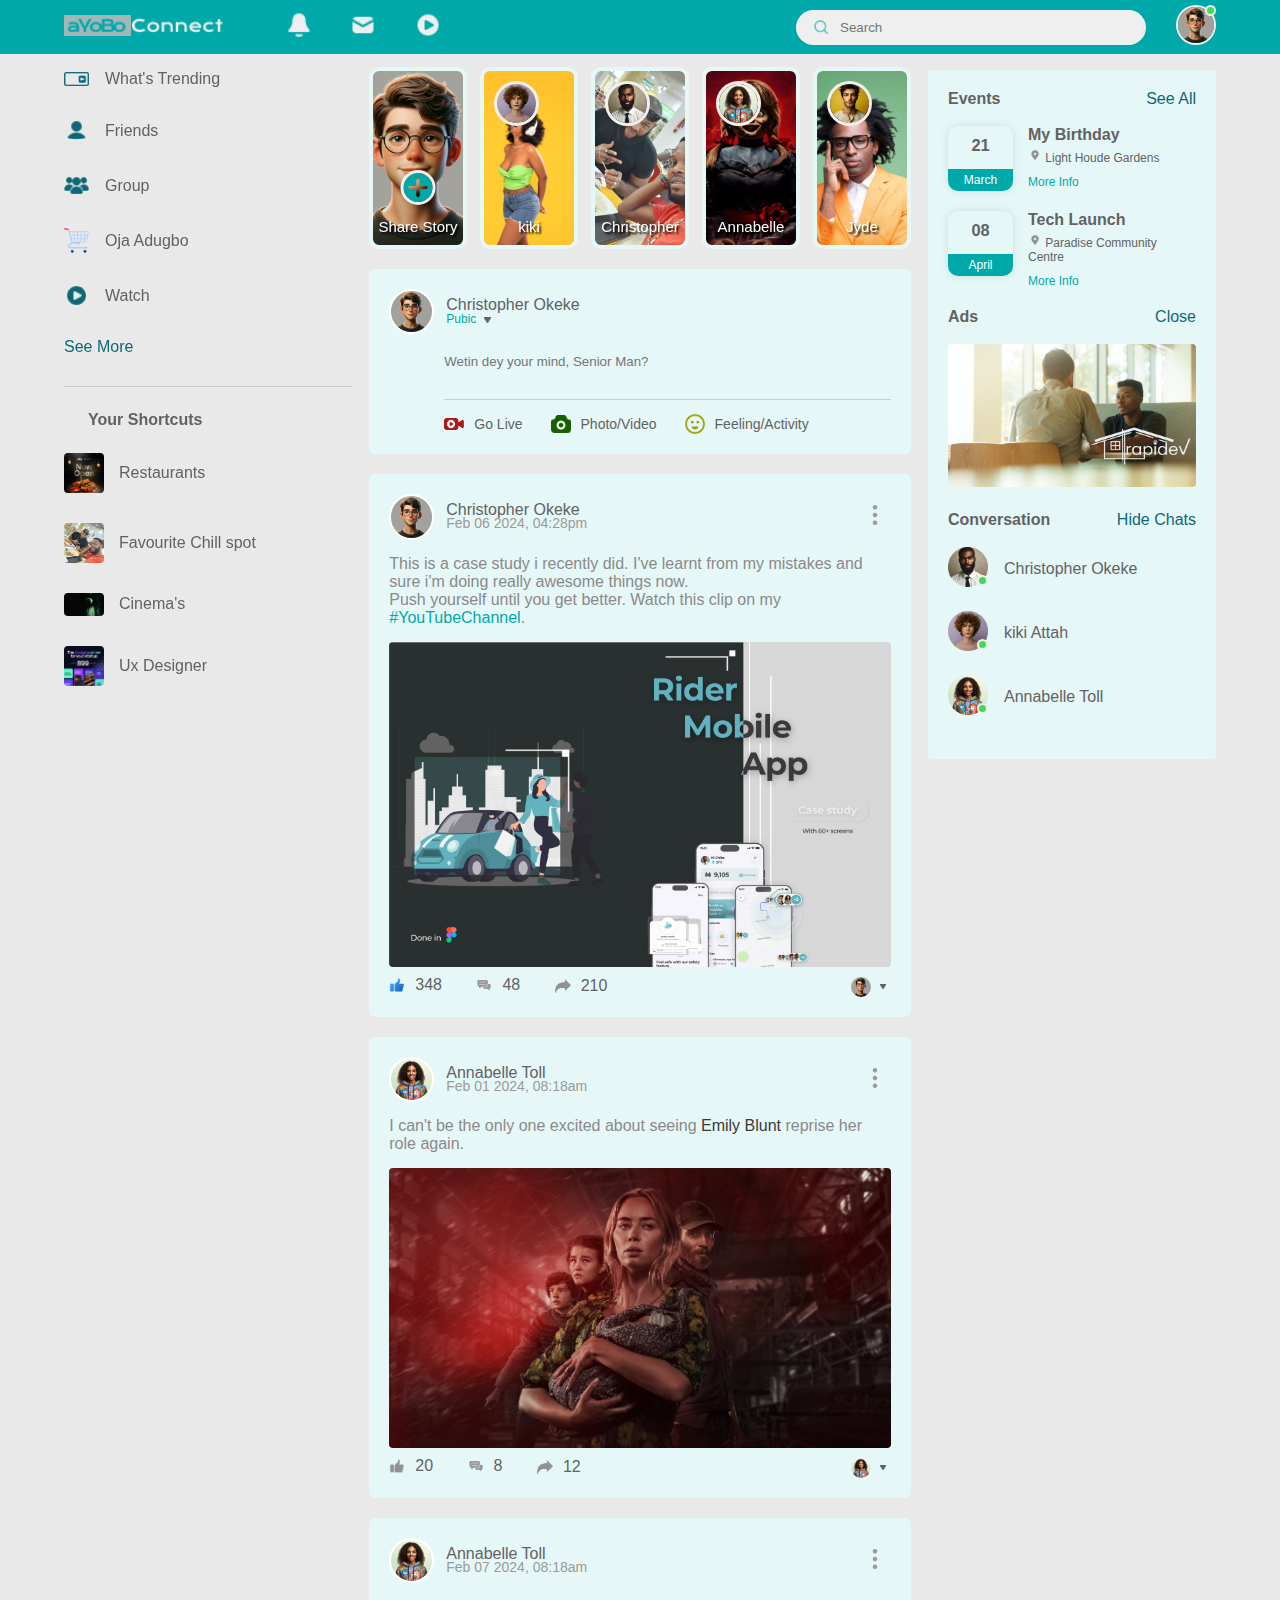
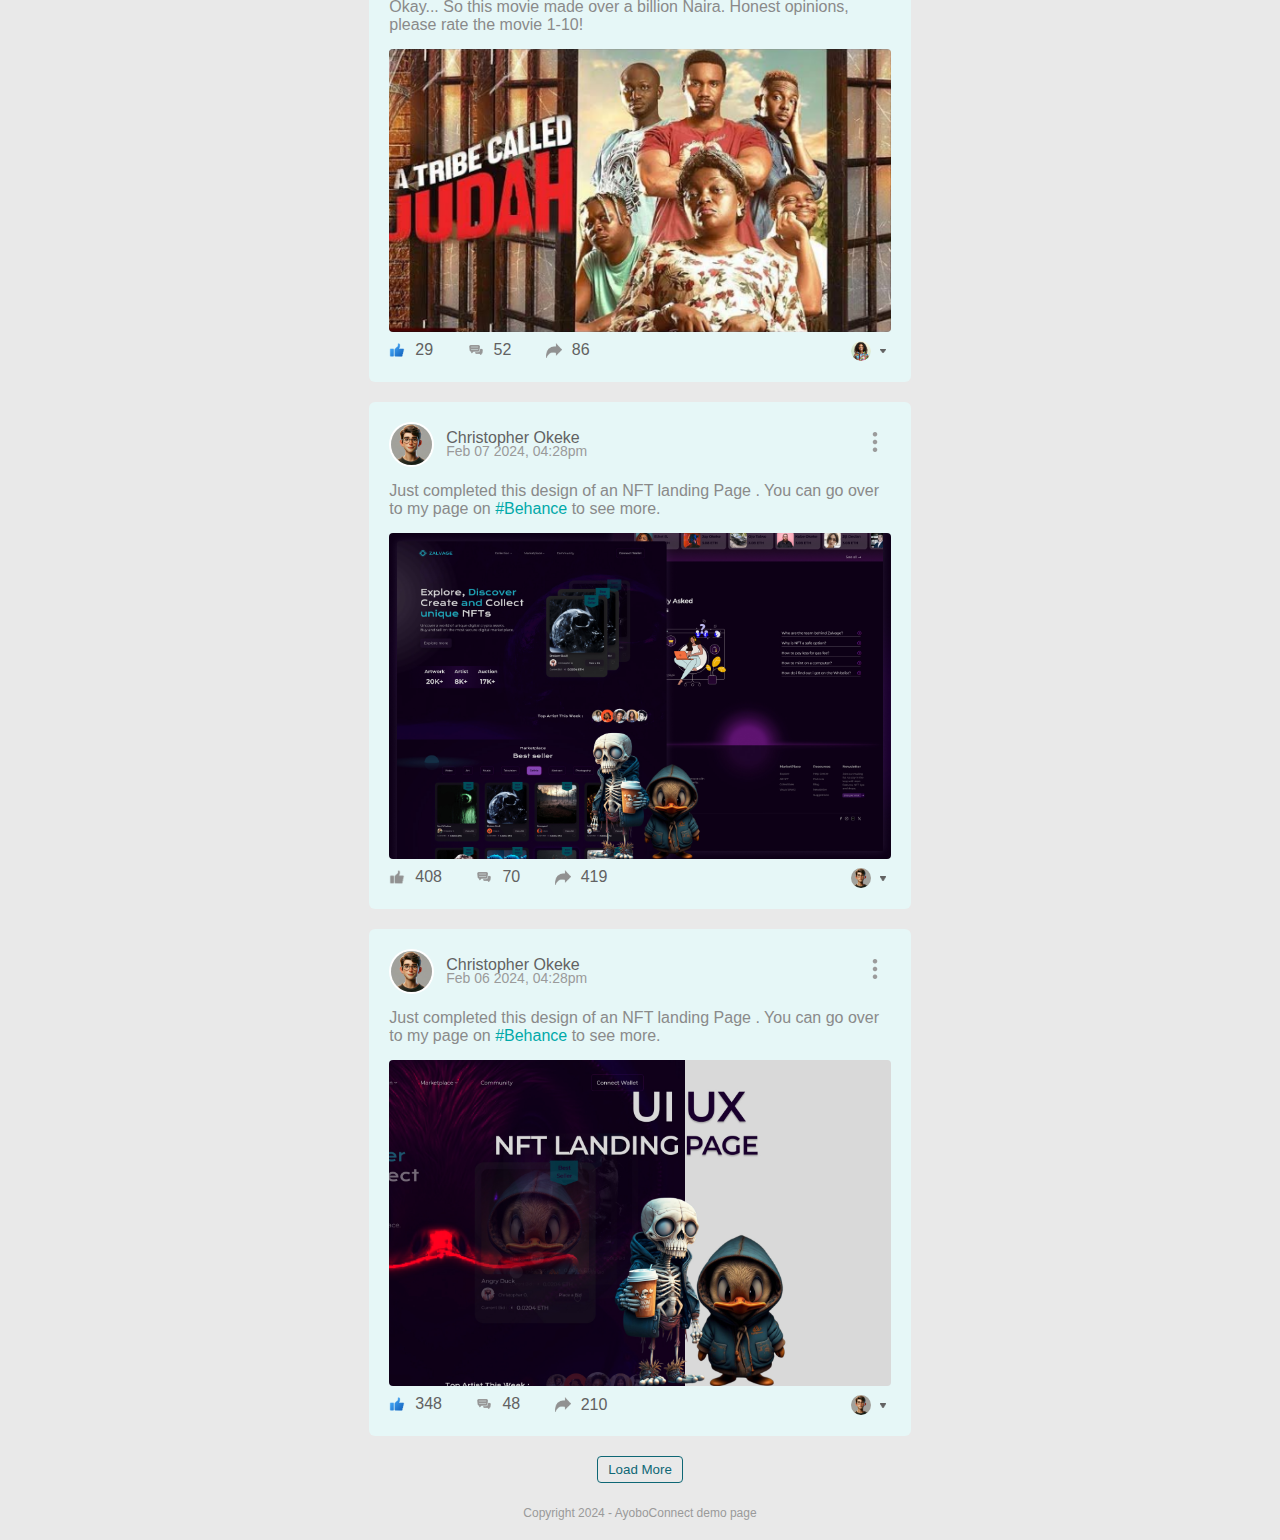
<file: index.html>
<!DOCTYPE html>
<html lang="en">
  <head>
    <meta charset="UTF-8" />
    <meta name="viewport" content="width=device-width, initial-scale=1.0" />
    <title>AyoboConnect</title>
    <link rel="stylesheet" href="styles.css" />
  </head>
  <body>
    <nav>
      <div class="nav-left">
        <a href="index.html">
          <img src="Images/Logo.png" class="logo" />
          </a>
        <ul>
          <li><img src="Images/Bell_fill.png" alt="" /></li>
          <li><img src="Images/Message_alt_fill.png" alt="" /></li>
          <li><img src="Images/Video_fill.png" alt="" /></li>
        </ul>
      </div>
      <div class="nav-right">
        <div class="search-box">
          <img src="Images/Search.png" />
          <input type="text" placeholder="Search" />
        </div>
        <div class="nav-user-icon online" onclick="settingsMenuToggle()">
          <img src="Images/Profile picture.png" />
        </div>
      </div>

      <!---settings menu---------->

      <div class="settings-menu">

        <div id="dark-btn">
            <span></span>
        </div>

        <div class="settings-menu-inner">
          <div class="user-profile">
            <img src="Images/Profile picture.png" style="border: 0" />
            <div>
              <p>Christopher Okeke</p>
              <a href="Profile.html">See your profile</a>
            </div>
          </div>
          <hr>
          <div class="user-profile">
            <img src="Images/Chat_alt_fill.png" style="border: 0" />
            <div>
              <p>Give Feedback</p>
              <a href="#">Help us get better</a>
            </div>
          </div>
          <hr>
          <div class="setting-links">
            <img src="Images/Setting_fill.png" class="settings-icon">
            <a href="#">Settings & Privacy <img src="Images/right.png" width="8px"></a>
          </div>
          <div class="setting-links">
            <img src="Images/Question_fill.png" class="settings-icon">
            <a href="#">Help & Support<img src="Images/right.png" width="8px"></a>
          </div>
          <div class="setting-links">
            <img src="Images/Moon_alt_fill.png" class="settings-icon">
            <a href="#">Display & Accessibiity <img src="Images/right.png" width="8px"></a>
          </div>
          <div class="setting-links">
            <img src="Images/Sign_out_squre_fill.png" class="settings-icon">
            <a href="#">Logout <img src="Images/right.png" width="8px"></a>
          </div>



        </div>
      </div>
    </nav>

    <div class="container">
      <!---left sidebar---------->
      <div class="left-sidebar">
        <div class="imp-links">
          <a href="#"><img src="Images/news.png" /> What's Trending</a>
          <a href="#"><img src="Images/User_fill.png" /> Friends</a>
          <a href="#"><img src="Images/Group.png" /> Group</a>
          <a href="#"
            ><img src="Images/shopping-cart (2) 1.png" /> Oja Adugbo</a
          >
          <a href="#"><img src="Images/Video.png" /> Watch</a>
          <a href="#">See More</a>
        </div>
        <div class="shortcut-links">
          <p>Your Shortcuts</p>
          <a href="#"><img src="Images/Restaurants.JPG" /> Restaurants</a>
          <a href="#"><img src="Images/Hangouts.jpg" /> Favourite Chill spot</a>
          <a href="#"><img src="Images/movies.jpg" /> Cinema's </a>
          <a href="#"><img src="Images/UiUx designer.JPG" /> Ux Designer</a>
        </div>
      </div>
      <!---main content--------->
      <div class="main-content">
        <div class="story-gallery">
          <div class="story story1">
            <img src="Images/Add_round_fill.png" />
            <p>Share Story</p>
          </div>
          <div class="story story2">
            <img src="Images/mem1.png" />
            <p>kiki</p>
          </div>
          <div class="story story3">
            <img src="Images/mem2.png" />
            <p>Christopher</p>
          </div>
          <div class="story story4">
            <img src="Images/mem3.png" />
            <p>Annabelle</p>
          </div>
          <div class="story story5">
            <img src="Images/fred.png" />
            <p>Jyde</p>
          </div>
        </div>

        <div class="write-post-container">
          <div class="user-profile">
            <img src="Images/Profile picture.png" />
            <div>
              <p>Christopher Okeke</p>
              <small
                >Pubic
                <img
                  src="Images/Arrow_drop_down_big.png"
                  style="
                    width: 7px;
                    border-radius: 0;
                    border: 0;
                    margin-left: 4px;
                  "
              /></small>
            </div>
          </div>

          <div class="post-input-container">
            <textarea
              placeholder="Wetin dey your mind, Senior Man?"
              rows="3"
            ></textarea>
            <div class="add-post-links">
              <a href="#"><img src="Images/live video.png" />Go Live</a>
              <a href="#"><img src="Images/camera.png" />Photo/Video</a>
              <a href="#"><img src="Images/smiley.png" />Feeling/Activity</a>
            </div>
          </div>
        </div>

        <div class="post-container">
          <div class="post-row">
            <div class="user-profile">
              <img src="Images/Profile picture.png" />
              <div>
                <p>Christopher Okeke</p>
                <span>Feb 06 2024, 04:28pm</span>
              </div>
            </div>
            <a href="#"
              ><img
                src="Images/menu 1.png"
                style="width: 32px; border-radius: 0; border: 0"
            /></a>
          </div>

          <p class="post-text">
            This is a case study i recently did. I've learnt from my mistakes
            and sure i'm doing really awesome things now. <br />Push yourself
            until you get better. Watch this clip on my
            <a href="#">#YouTubeChannel</a>.
          </p>
          <img src="Images/Cover page.jpg" class="post-img" />

          <div class="post-row">
            <div class="activity-icon">
              <div><img src="Images/like (1) 1.png" />348</div>
              <div><img src="Images/customer-support 1.png" />48</div>
              <div><img src="Images/share.png" />210</div>
            </div>
            <div class="post-profile-icon">
              <img src="Images/Profile picture.png" /><img
                src="Images/Arrow_drop_down_big.png"
                style="
                  width: 6px;
                  border-radius: 0;
                  border: 0;
                  margin-left: 4px;
                "
              />
            </div>
          </div>
        </div>

        <div class="post-container">
          <div class="post-row">
            <div class="user-profile">
              <img src="Images/mem3.png" />
              <div>
                <p>Annabelle Toll</p>
                <span>Feb 01 2024, 08:18am</span>
              </div>
            </div>
            <a href="#"
              ><img
                src="Images/menu 1.png"
                style="width: 32px; border-radius: 0; border: 0"
            /></a>
          </div>

          <p class="post-text">
            I can't be the only one excited about seeing
            <span>Emily Blunt</span> reprise her role again.
          </p>
          <img src="Images/movie 2.JPG" class="post-img" />

          <div class="post-row">
            <div class="activity-icon">
              <div><img src="Images/like (1) 2.png" />20</div>
              <div><img src="Images/customer-support 1.png" />8</div>
              <div><img src="Images/share.png" />12</div>
            </div>
            <div class="post-profile-icon">
              <img src="Images/mem3.png" /><img
                src="Images/Arrow_drop_down_big.png"
                style="
                  width: 6px;
                  border-radius: 0;
                  border: 0;
                  margin-left: 4px;
                "
              />
            </div>
          </div>
        </div>

        <div class="post-container">
          <div class="post-row">
            <div class="user-profile">
              <img src="Images/mem3.png" />
              <div>
                <p>Annabelle Toll</p>
                <span>Feb 07 2024, 08:18am</span>
              </div>
            </div>
            <a href="#"
              ><img
                src="Images/menu 1.png"
                style="width: 32px; border-radius: 0; border: 0"
            /></a>
          </div>

          <p class="post-text">
            Okay... So this movie made over a billion Naira. Honest opinions,
            please rate the movie 1-10!
          </p>
          <img src="Images/tribe.png" class="post-img" />

          <div class="post-row">
            <div class="activity-icon">
              <div><img src="Images/like (1) 1.png" />29</div>
              <div><img src="Images/customer-support 1.png" />52</div>
              <div><img src="Images/share.png" />86</div>
            </div>
            <div class="post-profile-icon">
              <img src="Images/mem3.png" /><img
                src="Images/Arrow_drop_down_big.png"
                style="
                  width: 6px;
                  border-radius: 0;
                  border: 0;
                  margin-left: 4px;
                "
              />
            </div>
          </div>
        </div>

        <div class="post-container">
          <div class="post-row">
            <div class="user-profile">
              <img src="Images/Profile picture.png" />
              <div>
                <p>Christopher Okeke</p>
                <span>Feb 07 2024, 04:28pm</span>
              </div>
            </div>
            <a href="#"
              ><img
                src="Images/menu 1.png"
                style="width: 32px; border-radius: 0; border: 0"
            /></a>
          </div>

          <p class="post-text">
            Just completed this design of an NFT landing Page . You can go over
            to my page on
            <a href="#">#Behance</a> to see more.
          </p>
          <img src="Images/nft.jpg" class="post-img" />

          <div class="post-row">
            <div class="activity-icon">
              <div><img src="Images/like (1) 2.png" />408</div>
              <div><img src="Images/customer-support 1.png" />70</div>
              <div><img src="Images/share.png" />419</div>
            </div>
            <div class="post-profile-icon">
              <img src="Images/Profile picture.png" /><img
                src="Images/Arrow_drop_down_big.png"
                style="
                  width: 6px;
                  border-radius: 0;
                  border: 0;
                  margin-left: 4px;
                "
              />
            </div>
          </div>
        </div>

        <div class="post-container">
          <div class="post-row">
            <div class="user-profile">
              <img src="Images/Profile picture.png" />
              <div>
                <p>Christopher Okeke</p>
                <span>Feb 06 2024, 04:28pm</span>
              </div>
            </div>
            <a href="#"
              ><img
                src="Images/menu 1.png"
                style="width: 32px; border-radius: 0; border: 0"
            /></a>
          </div>

          <p class="post-text">
            Just completed this design of an NFT landing Page . You can go over
            to my page on
            <a href="#">#Behance</a> to see more.
          </p>
          <img src="Images/imtro.jpg" class="post-img" />

          <div class="post-row">
            <div class="activity-icon">
              <div><img src="Images/like (1) 1.png" />348</div>
              <div><img src="Images/customer-support 1.png" />48</div>
              <div><img src="Images/share.png" />210</div>
            </div>
            <div class="post-profile-icon">
              <img src="Images/Profile picture.png" /><img
                src="Images/Arrow_drop_down_big.png"
                style="
                  width: 6px;
                  border-radius: 0;
                  border: 0;
                  margin-left: 4px;
                "
              />
            </div>
          </div>
        </div>

        <button type="button" class="load-more">Load More</button>
      </div>

      <!---right sidebar-------->
      <div class="right-sidebar">
        <div class="sidebar-title">
          <h4>Events</h4>
          <a href="#">See All</a>
        </div>

        <div class="event">
          <div class="left-event">
            <h3>21</h3>
            <span>March</span>
          </div>
          <div class="right-event">
            <h4>My Birthday</h4>
            <p><img src="Images/location 2.png" /> Light Houde Gardens</p>
            <a href="#">More Info</a>
          </div>
        </div>

        <div class="event">
          <div class="left-event">
            <h3>08</h3>
            <span>April</span>
          </div>
          <div class="right-event">
            <h4>Tech Launch</h4>
            <p><img src="Images/location 2.png" /> Paradise Community Centre</p>
            <a href="#">More Info</a>
          </div>
        </div>

        <div class="sidebar-title">
          <h4>Ads</h4>
          <a href="#">Close</a>
        </div>
        <img
          src="Images/rapidev.jpg"
          alt="rapidev consuting a client"
          class="sidebar-ads"
        />

        <div class="sidebar-title">
          <h4>Conversation</h4>
          <a href="#">Hide Chats</a>
        </div>

        <div class="online-list">
          <div class="online">
            <img src="Images/mem2.png" />
          </div>
          <p>Christopher Okeke</p>
        </div>
        <div class="online-list">
          <div class="online">
            <img src="Images/mem1.png" />
          </div>
          <p>kiki Attah</p>
        </div>
        <div class="online-list">
          <div class="online">
            <img src="Images/mem3.png" />
          </div>
          <p>Annabelle Toll</p>
        </div>
      </div>
    </div>

    <div class="footer">
      <p>Copyright 2024 - AyoboConnect demo page</p>
    </div>
    <script src="script.js"></script>
  </body>
</html>
</file>
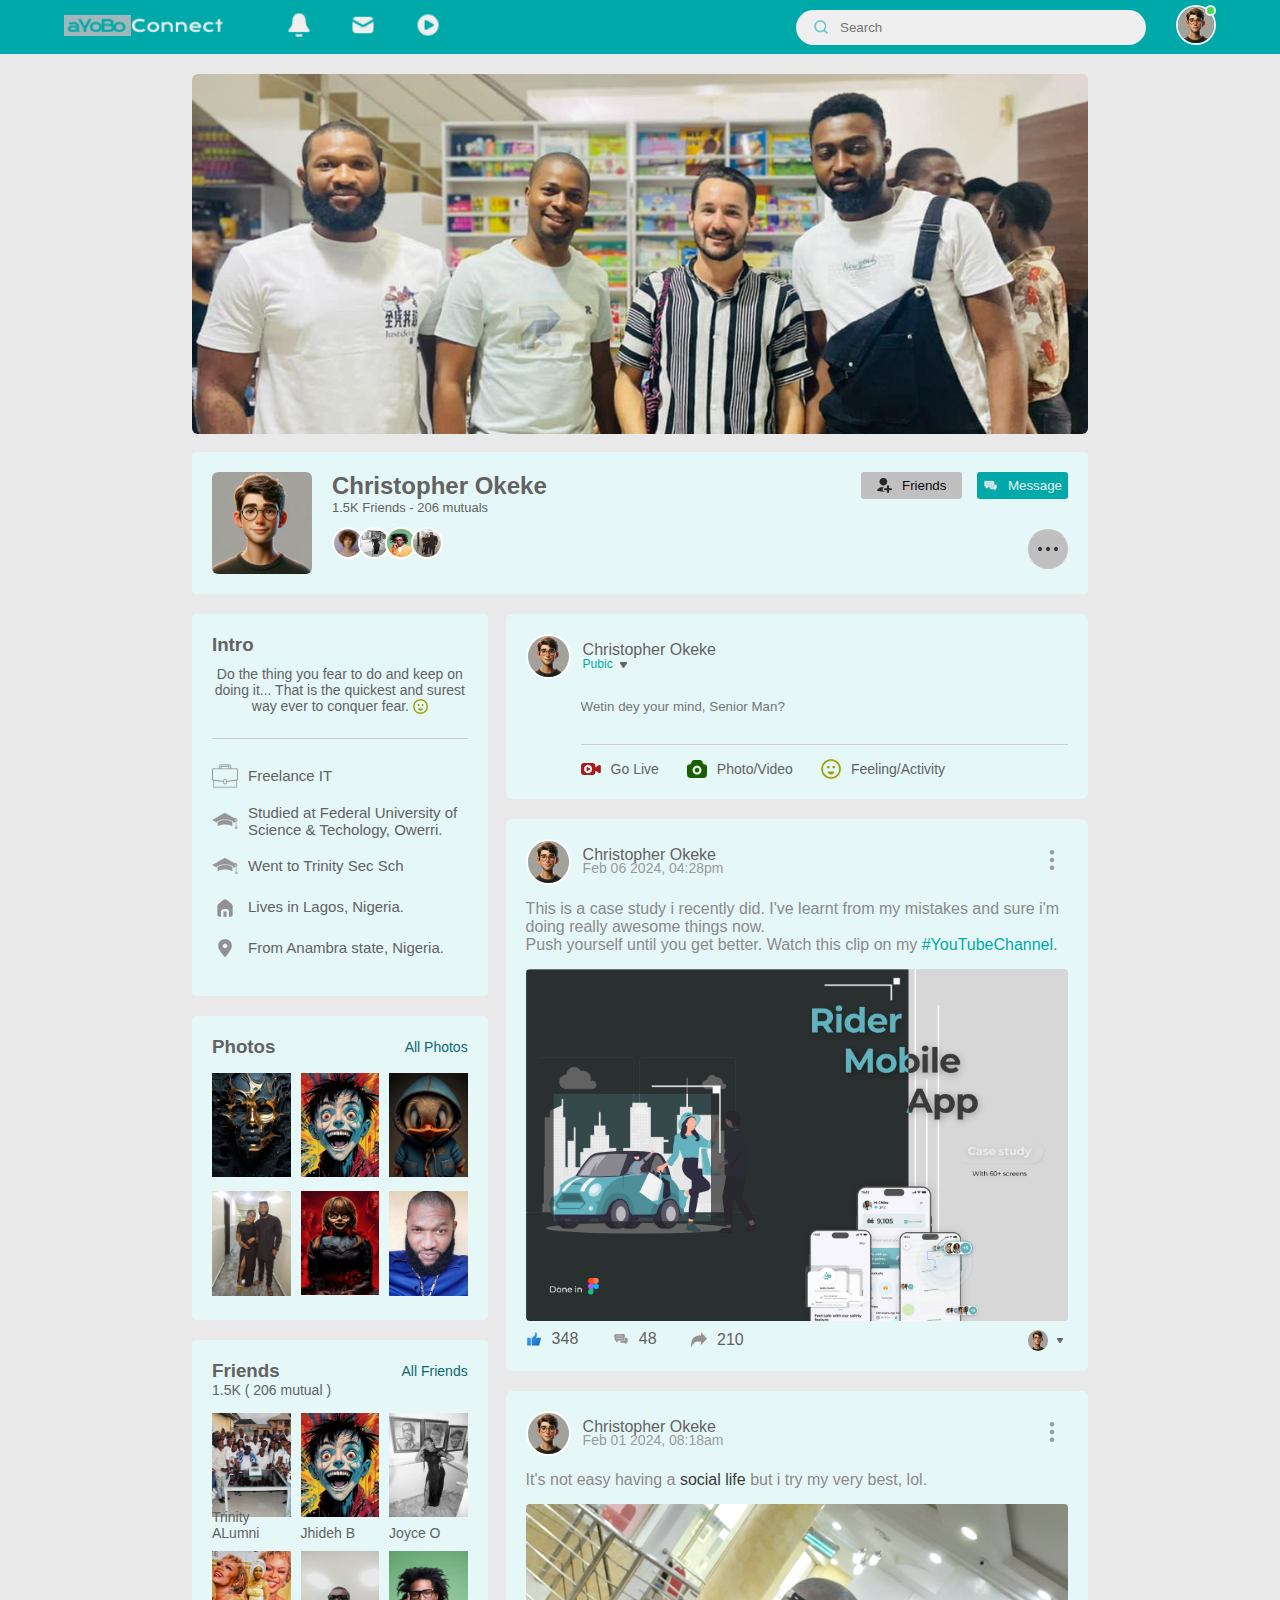
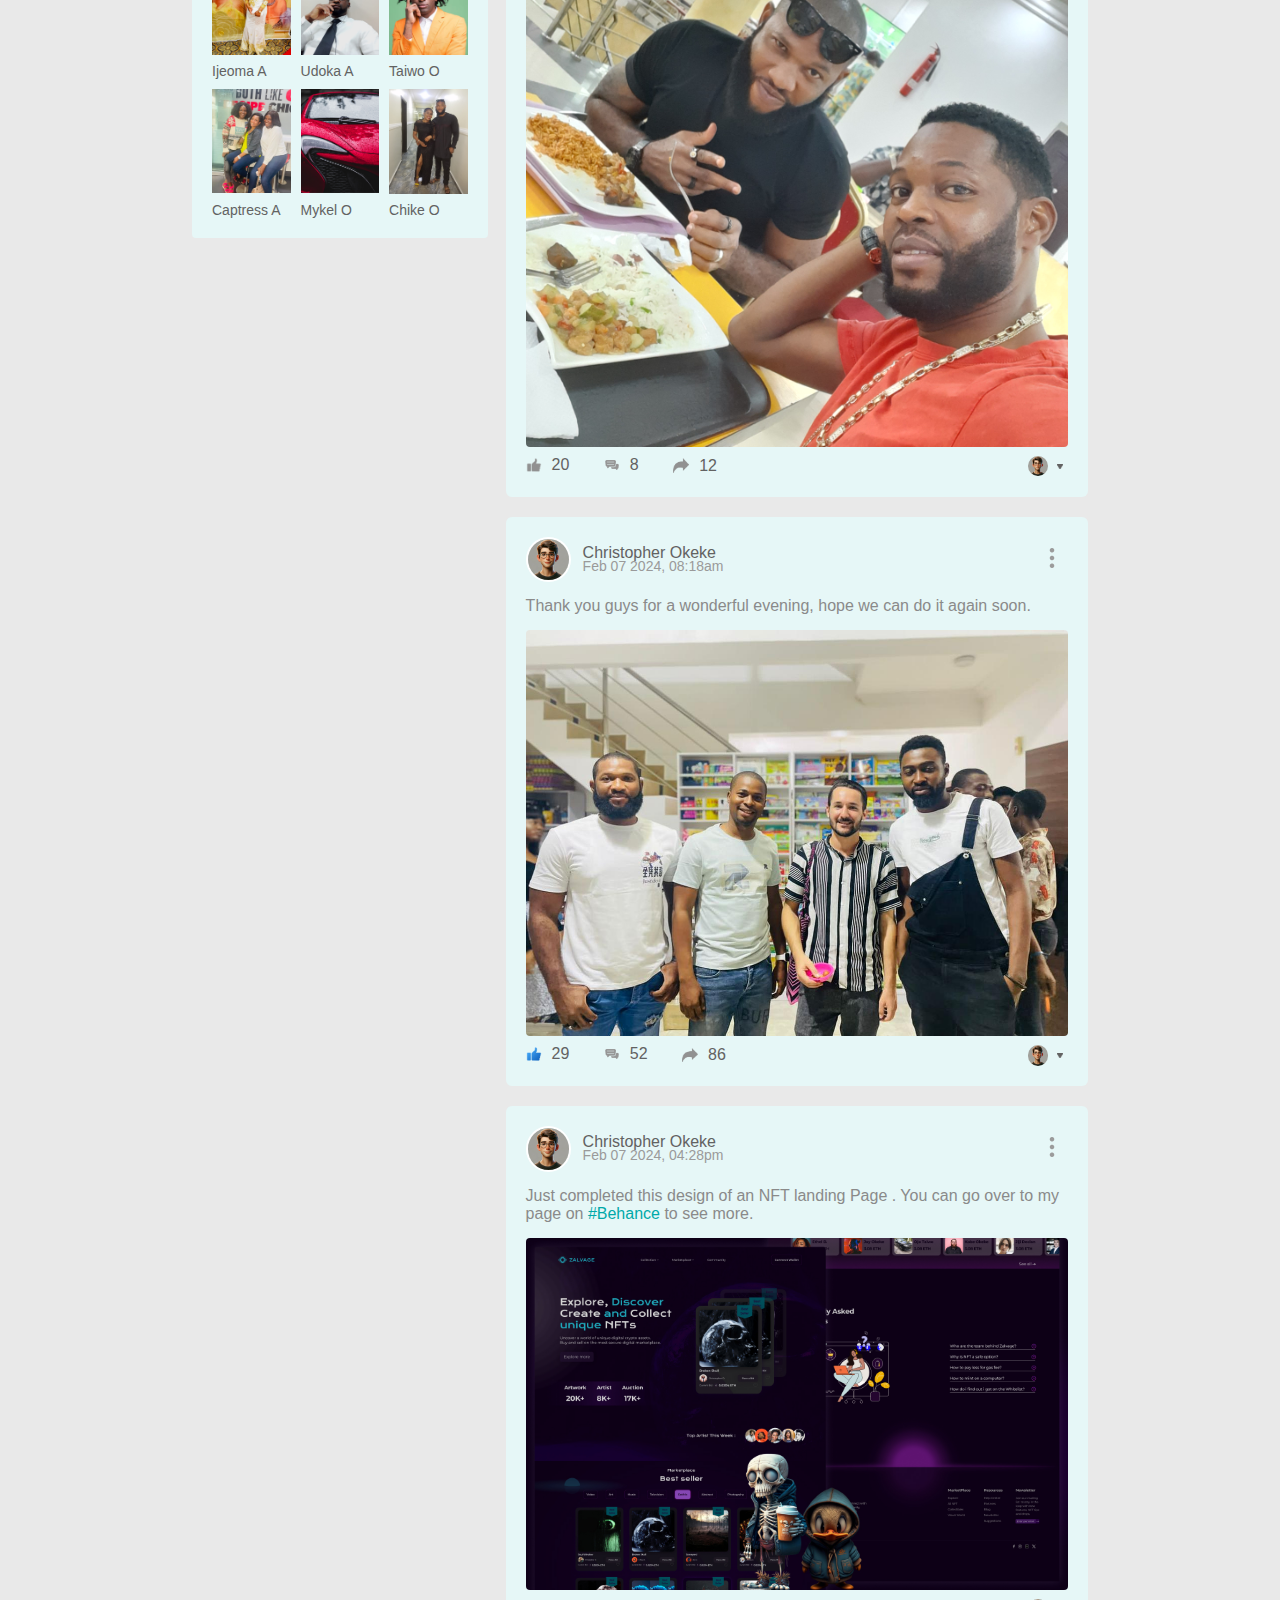
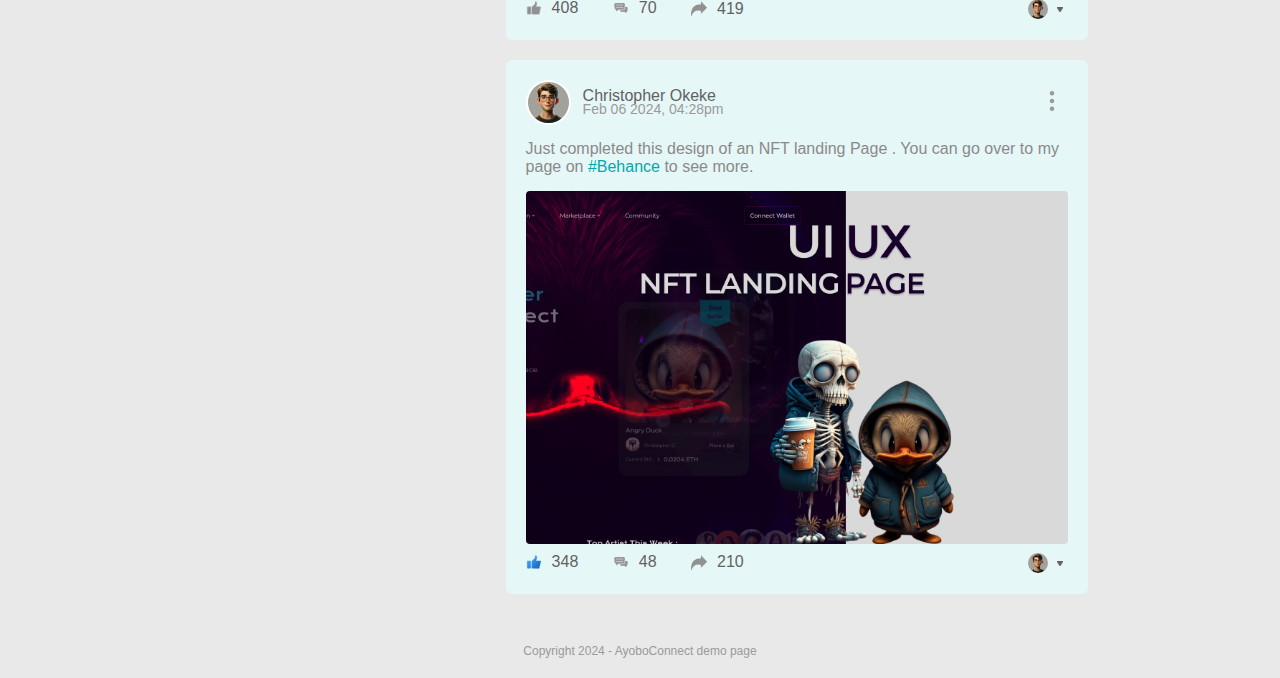
<file: Profile.html>
<!DOCTYPE html>
<html lang="en">
  <head>
    <meta charset="UTF-8" />
    <meta name="viewport" content="width=device-width, initial-scale=1.0" />
    <title>Profile page - AyoboConnect</title>
    <link rel="stylesheet" href="styles.css" />
  </head>
  <body>
    <nav>
      <div class="nav-left">
        <a href="index.html">
        <img src="Images/Logo.png" class="logo" />
        </a>
        <ul>
          <li><img src="Images/Bell_fill.png" alt="" /></li>
          <li><img src="Images/Message_alt_fill.png" alt="" /></li>
          <li><img src="Images/Video_fill.png" alt="" /></li>
        </ul>
      </div>
      <div class="nav-right">
        <div class="search-box">
          <img src="Images/Search.png" />
          <input type="text" placeholder="Search" />
        </div>
        <div class="nav-user-icon online" onclick="settingsMenuToggle()">
          <img src="Images/Profile picture.png" />
        </div>
      </div>

      <!---settings menu---------->

      <div class="settings-menu">
        <div id="dark-btn">
          <span></span>
        </div>

        <div class="settings-menu-inner">
          <div class="user-profile">
            <img src="Images/Profile picture.png" style="border: 0" />
            <div>
              <p>Christopher Okeke</p>
              <a href="Profile.html">See your profile</a>
            </div>
          </div>
          <hr />
          <div class="user-profile">
            <img src="Images/Chat_alt_fill.png" style="border: 0" />
            <div>
              <p>Give Feedback</p>
              <a href="#">Help us get better</a>
            </div>
          </div>
          <hr />
          <div class="setting-links">
            <img src="Images/Setting_fill.png" class="settings-icon" />
            <a href="#"
              >Settings & Privacy <img src="Images/right.png" width="8px"
            /></a>
          </div>
          <div class="setting-links">
            <img src="Images/Question_fill.png" class="settings-icon" />
            <a href="#"
              >Help & Support<img src="Images/right.png" width="8px"
            /></a>
          </div>
          <div class="setting-links">
            <img src="Images/Moon_alt_fill.png" class="settings-icon" />
            <a href="#"
              >Display & Accessibiity <img src="Images/right.png" width="8px"
            /></a>
          </div>
          <div class="setting-links">
            <img src="Images/Sign_out_squre_fill.png" class="settings-icon" />
            <a href="#">Logout <img src="Images/right.png" width="8px" /></a>
          </div>
        </div>
      </div>
    </nav>

    <!----------Profile page--------->

    <div class="profile-container">
      <img src="Images/NAHN6320.JPG" alt="cover image" class="cover-image" />
      <div class="profile-details">
        <div class="pd-left">
          <div class="pd-row">
            <img src="Images/Profile picture.png" class="pd-image" />
            <div>
              <h3>Christopher Okeke</h3>
              <p>1.5K Friends - 206 mutuals</p>
              <img src="Images/mem1.png" />
              <img src="Images/SDYI1379.png" />
              <img src="Images/mykel.png" />
              <img src="Images/VJST9503.png" />
            </div>
          </div>
        </div>

        <div class="pd-right">
          <button type="button">
            <img src="Images/Add people.png" />Friends
          </button>
          <button type="button">
            <img src="Images/customer-support 2.png" />Message
          </button>
          <br />
          <a href="#"><img src="Images/more.png" /></a>
        </div>
      </div>

      <div class="profile-info">
        <div class="info-col">
          <div class="profile-intro">
            <h3>Intro</h3>
            <p class="intro-text">
              Do the thing you fear to do and keep on doing it... That is the
              quickest and surest way ever to conquer fear.
              <img src="Images/smiley.png" />
            </p>
            <hr />
            <ul>
              <li><img src="Images/work.png" />Freelance IT</li>
              <li>
                <img src="Images/graduate.png" />Studied at Federal University
                of Science & Techology, Owerri.
              </li>
              <li><img src="Images/graduate.png" />Went to Trinity Sec Sch</li>
              <li><img src="Images/home.png" />Lives in Lagos, Nigeria.</li>
              <li>
                <img src="Images/location 2.png" />From Anambra state, Nigeria.
              </li>
            </ul>
          </div>

          <div class="profile-intro">
            <div class="title-box">
                <h3>Photos</h3>
                <a href="">All Photos</a>
            </div>

            <div class="photo-box">
                <div><img src="Images/IMG_8348.png"></div>
                <div><img src="Images/IMG_8346.png"></div>
                <div><img src="Images/20230202_124533 1.png"></div>
                <div><img src="Images/VJST9503.png"></div>
                <div><img src="Images/ann.png"></div>
                <div><img src="Images/chyko 1.png"></div>
            </div>
          </div>

          <div class="profile-intro">
            <div class="title-box">
                <h3>Friends</h3>
                <a href="">All Friends</a>
            </div>
            <p>1.5K ( 206 mutual )</p>
            <div class="friends-box">
                <div><img src="Images/IMG_8074.png"> <p>Trinity ALumni</p></div>
                <div><img src="Images/IMG_8346.png"> <p>Jhideh B</p></div>
                <div><img src="Images/SDYI1379.png"> <p>Joyce O</p></div>
                <div><img src="Images/VBNXE9103.png"> <p>Ijeoma A</p></div>
                <div><img src="Images/WECE3769.png"> <p>Udoka A</p></div>
                <div><img src="Images/mykel.png"> <p>Taiwo O</p></div>
                <div><img src="Images/ETZR8156.png"> <p>Captress A</p></div>
                <div><img src="Images/unsplash_wn1MXSuycIc 1.png"> <p>Mykel O</p></div>
                <div><img src="Images/VJST9503.png"> <p>Chike O</p></div>
            </div>
          </div>

        </div>

        <div class="post-col">
          <div class="write-post-container">
            <div class="user-profile">
              <img src="Images/Profile picture.png" />
              <div>
                <p>Christopher Okeke</p>
                <small
                  >Pubic
                  <img
                    src="Images/Arrow_drop_down_big.png"
                    style="
                      width: 7px;
                      border-radius: 0;
                      border: 0;
                      margin-left: 4px;
                    "
                /></small>
              </div>
            </div>

            <div class="post-input-container">
              <textarea
                placeholder="Wetin dey your mind, Senior Man?"
                rows="3"
              ></textarea>
              <div class="add-post-links">
                <a href="#"><img src="Images/live video.png" />Go Live</a>
                <a href="#"><img src="Images/camera.png" />Photo/Video</a>
                <a href="#"><img src="Images/smiley.png" />Feeling/Activity</a>
              </div>
            </div>
          </div>
          <div class="post-container">
            <div class="post-row">
              <div class="user-profile">
                <img src="Images/Profile picture.png" />
                <div>
                  <p>Christopher Okeke</p>
                  <span>Feb 06 2024, 04:28pm</span>
                </div>
              </div>
              <a href="#"
                ><img
                  src="Images/menu 1.png"
                  style="width: 32px; border-radius: 0; border: 0"
              /></a>
            </div>

            <p class="post-text">
              This is a case study i recently did. I've learnt from my mistakes
              and sure i'm doing really awesome things now. <br />Push yourself
              until you get better. Watch this clip on my
              <a href="#">#YouTubeChannel</a>.
            </p>
            <img src="Images/Cover page.jpg" class="post-img" />

            <div class="post-row">
              <div class="activity-icon">
                <div><img src="Images/like (1) 1.png" />348</div>
                <div><img src="Images/customer-support 1.png" />48</div>
                <div><img src="Images/share.png" />210</div>
              </div>
              <div class="post-profile-icon">
                <img src="Images/Profile picture.png" /><img
                  src="Images/Arrow_drop_down_big.png"
                  style="
                    width: 6px;
                    border-radius: 0;
                    border: 0;
                    margin-left: 4px;
                  "
                />
              </div>
            </div>
          </div>

          <div class="post-container">
            <div class="post-row">
              <div class="user-profile">
                <img src="Images/Profile picture.png" />
                <div>
                  <p>Christopher Okeke</p>
                  <span>Feb 01 2024, 08:18am</span>
                </div>
              </div>
              <a href="#"
                ><img
                  src="Images/menu 1.png"
                  style="width: 32px; border-radius: 0; border: 0"
              /></a>
            </div>

            <p class="post-text">
              It's not easy having a
              <span>social life</span> but i try my very best, lol.
            </p>
            <img src="Images/cabasa.jpg" class="post-img" />

            <div class="post-row">
              <div class="activity-icon">
                <div><img src="Images/like (1) 2.png" />20</div>
                <div><img src="Images/customer-support 1.png" />8</div>
                <div><img src="Images/share.png" />12</div>
              </div>
              <div class="post-profile-icon">
                <img src="Images/Profile picture.png" /><img
                  src="Images/Arrow_drop_down_big.png"
                  style="
                    width: 6px;
                    border-radius: 0;
                    border: 0;
                    margin-left: 4px;
                  "
                />
              </div>
            </div>
          </div>

          <div class="post-container">
            <div class="post-row">
              <div class="user-profile">
                <img src="Images/Profile picture.png" />
                <div>
                  <p>Christopher Okeke</p>
                  <span>Feb 07 2024, 08:18am</span>
                </div>
              </div>
              <a href="#"
                ><img
                  src="Images/menu 1.png"
                  style="width: 32px; border-radius: 0; border: 0"
              /></a>
            </div>

            <p class="post-text">
              Thank you guys for a wonderful evening, hope we can do it again
              soon.
            </p>
            <img src="Images/NAHN6320.JPG" class="post-img" />

            <div class="post-row">
              <div class="activity-icon">
                <div><img src="Images/like (1) 1.png" />29</div>
                <div><img src="Images/customer-support 1.png" />52</div>
                <div><img src="Images/share.png" />86</div>
              </div>
              <div class="post-profile-icon">
                <img src="Images/Profile picture.png" /><img
                  src="Images/Arrow_drop_down_big.png"
                  style="
                    width: 6px;
                    border-radius: 0;
                    border: 0;
                    margin-left: 4px;
                  "
                />
              </div>
            </div>
          </div>

          <div class="post-container">
            <div class="post-row">
              <div class="user-profile">
                <img src="Images/Profile picture.png" />
                <div>
                  <p>Christopher Okeke</p>
                  <span>Feb 07 2024, 04:28pm</span>
                </div>
              </div>
              <a href="#"
                ><img
                  src="Images/menu 1.png"
                  style="width: 32px; border-radius: 0; border: 0"
              /></a>
            </div>

            <p class="post-text">
              Just completed this design of an NFT landing Page . You can go
              over to my page on
              <a href="#">#Behance</a> to see more.
            </p>
            <img src="Images/nft.jpg" class="post-img" />

            <div class="post-row">
              <div class="activity-icon">
                <div><img src="Images/like (1) 2.png" />408</div>
                <div><img src="Images/customer-support 1.png" />70</div>
                <div><img src="Images/share.png" />419</div>
              </div>
              <div class="post-profile-icon">
                <img src="Images/Profile picture.png" /><img
                  src="Images/Arrow_drop_down_big.png"
                  style="
                    width: 6px;
                    border-radius: 0;
                    border: 0;
                    margin-left: 4px;
                  "
                />
              </div>
            </div>
          </div>

          <div class="post-container">
            <div class="post-row">
              <div class="user-profile">
                <img src="Images/Profile picture.png" />
                <div>
                  <p>Christopher Okeke</p>
                  <span>Feb 06 2024, 04:28pm</span>
                </div>
              </div>
              <a href="#"
                ><img
                  src="Images/menu 1.png"
                  style="width: 32px; border-radius: 0; border: 0"
              /></a>
            </div>

            <p class="post-text">
              Just completed this design of an NFT landing Page . You can go
              over to my page on
              <a href="#">#Behance</a> to see more.
            </p>
            <img src="Images/imtro.jpg" class="post-img" />

            <div class="post-row">
              <div class="activity-icon">
                <div><img src="Images/like (1) 1.png" />348</div>
                <div><img src="Images/customer-support 1.png" />48</div>
                <div><img src="Images/share.png" />210</div>
              </div>
              <div class="post-profile-icon">
                <img src="Images/Profile picture.png" /><img
                  src="Images/Arrow_drop_down_big.png"
                  style="
                    width: 6px;
                    border-radius: 0;
                    border: 0;
                    margin-left: 4px;
                  "
                />
              </div>
            </div>
          </div>
        </div>
      </div>
    </div>

    <div class="footer">
      <p>Copyright 2024 - AyoboConnect demo page</p>
    </div>
    <script src="script.js"></script>
  </body>
</html>
</file>
<file: styles.css>
*{
    margin: 0;
    padding: 0;
    font-family: 'poppins', sans-serif;
    box-sizing: border-box;
    scroll-behavior: smooth;
}

:root{
    --body-color: #e9e9e9;
    --nav-color: #00a9a9;
    --bg-color: #E6F7F7;
}

.dark-theme{
    --body-color: #333333;
    --nav-color: #1a1a1a;
    --bg-color: #1a1a1a;
}



body{
    background-color: var(--body-color);
}

nav{
    display: flex;
    align-items: center;
    justify-content: space-between;
    background-color: var(--nav-color);
    padding: 5px 5%;
    position: sticky;
    top: 0;
    z-index: 100;
}

.logo{
    width: 160px;
    margin-right: 45px;
}
.nav-left, .nav-right{
    display: flex;
    align-items: center;
}
.nav-left ul li{
    list-style: none;
    display: inline;
    cursor: pointer;
}
.nav-left ul li img{
    width: 28px;
    margin: 0 16px;
}

.nav-user-icon img{
    width: 40px;
    border-radius: 50%;
    cursor: pointer;
    border: 2px solid #efefef;
}

.nav-user-icon{
    margin-left: 30px;
}

.search-box{
    background: #efefef;
    width: 350px;
    border-radius: 20px;
    align-items: center;
    padding: 0 16px;
    display: flex;
}
.search-box img{
    width: 18px;
}
.search-box input{
    width: 100%;
    background: transparent;
    padding: 10px;
    outline: none;
    border: 0;
    color: #00a9a9;
}
.online{
    position: relative;
}

.online::after{
    content: '';
    width: 7px;
    height: 7px;
    border: 2px solid #efefef;
    border-radius: 50%;
    background: #41db51;
    position: absolute;
    top: 0;
    right: 0;
}

.container{
    display: flex;
    justify-content: space-between;
    padding: 13px 5%;
}
.left-sidebar{
    flex-basis: 25%;
    position: sticky;
    top: 70px;
    align-self: flex-start;
}
.right-sidebar{
    flex-basis: 25%;
    position: sticky;
    top: 70px;
    align-self: flex-start;
    background: var(--bg-color);
    padding: 20px;
    border-radius: 4px;
    color: #626262;
}
.main-content{
    flex-basis: 47%;
}
.imp-links a:hover{
    color: #00a9a9;
}
.imp-links a, .shortcut-links a{
    text-decoration: none;
    display: flex;
    align-items: center;
    margin-bottom: 30px;
    width: fit-content;
    color: #626262;
}
.imp-links a img{
    width: 25px;
    margin-right: 16px;

}
.imp-links a:last-child{
    color: #0E6775;
}
.imp-links{
        border-bottom: 1px solid #ccc;
}
.shortcut-links a img {
    width: 40px;
    border-radius: 4px;
    margin-right: 15px;
}
.shortcut-links p{
    margin: 24px ;
    color: #626262;
    font-weight: 600;
}
.sidebar-title{
    display: flex;
    align-items: center;
    justify-content: space-between;
    margin-bottom: 18px;
}

.sidebar-title a:hover{
    color: #00a9a9;
    font-weight: 500;
}

.right-sidebar h4{
    font-weight: 600;
    font-size: 16px;
}
.sidebar-title a{
    text-decoration: none;
    color: #0E6775;
    font-size: 16px;
}
.event{
    display: flex;
    font-size: 14px;
    margin-bottom: 20px;
}
.left-event{
    border-radius: 10px;
    height: 65px;
    width: 65px;
    margin-right: 15px;
    padding-top: 10px;
    text-align: center;
    position: relative;
    overflow: hidden;
    box-shadow: 0 0 10px rgba(0, 0, 0, 0.1);
}
.event p{
    font-size: 12px;
    padding-top: 4px;
    padding-bottom: 8px;
}
.event a{
    text-decoration: none;
    color: #00a9a9;
    font-size: 12px;
}
.event a:hover{
    color: #002525;
}
.left-event span{
    position: absolute;
    bottom: 0;
    left: 0;
    width: 100%;
    background-color: #00a9a9;
    color: #fcfcfc;
    font-size: 12px;
    padding: 4px 0;
}
.event img{
    width: 14px;
}
.sidebar-ads{
    width: 100%;
    margin-bottom: 20px;
    border-radius: 4px;
}
.online-list{
    display: flex;
    align-items: center;
    margin-bottom: 20px;
}
.online-list .online img{
    width: 40px;
}
.online-list .online{
    width: 40px;
    margin-right: 16px;
}
.online-list .online::after{
    top: unset;
    bottom: 5px;
}
.story-gallery{
    display: flex;
    justify-content: space-between;
    margin-bottom: 20px;
}
.story{
    flex-basis: 18%;
    padding-top: 32%;
    position: relative;
    background-image: url(Images/Profile\ picture.png);
    background-position: center;
    background-size: cover;
    border-radius: 10px;
    border: 4px solid #E6F7F7;
} 
.story img{
    position: absolute;
    width: 45px;
    border-radius: 50%;
    top: 10px;
    left: 10px;
    border: 3px solid #efefef;
}
.story p{
    position: absolute;
    bottom: 10px;
    width: 100%;
    text-align: center;
    text-shadow: 2px 2px 2px #000;
    color: #fcfcfc;
    font-size: 15px;
}
.story2{
    background-image: url(Images/Lisa.jpg);
}
.story3{
    background-image: url(Images/Hangouts.jpg);
}
.story4{
    background-image: url(Images/ann.png);
}
.story5{
    background-image: url(Images/mykel.png);
}
.story.story1 img{
    top: unset;
    left: 50%;
    bottom: 40px;
    transform: translateX(-50%);
    width: 35px;
}
.write-post-container{
    width: 100%;
    background: var(--bg-color);
    border-radius: 6px;
    padding: 20px;
    color: #626262;
}

.user-profile{
    display: flex;
    align-items: center;
}

.user-profile img{
    width: 45px;
    border-radius: 50%;
    border: 2px solid #fff;
    margin-right: 12px;
}

.user-profile p{
    margin-bottom: -5px;
    font-weight: 500;
    color: #626262;
}

.user-profile small{
    font-size: 12px;
    color: #00a9a9;
}

.post-input-container{
    padding-left: 55px;
    padding-top: 20px;
}

.post-input-container textarea{
    width: 100%;
    border: 0;
    outline: 0;
    border-bottom: 1px solid #ccc;
    background: transparent;
    resize: none;
}

.add-post-links{
    display: flex;
    margin-top: 10px;
}

.add-post-links a{
    text-decoration: none;
    display: flex;
    align-items: center;
    color: #626262;
    margin-right: 28px;
    font-size: 14px;
}

.add-post-links a:hover{
    color: #00a9a9;
    font-weight: 500;
}

.add-post-links a img{
    width: 20px;
    margin-right: 10px;
}

.post-container{
    width: 100%;
    background: var(--bg-color);
    border-radius: 6px;
    padding: 20px;
    color: #626262;
    margin: 20px 0;
}

.user-profile span{
    font-size: 14px;
    color: #9a9a9a;
}

.post-text{
    color: #8a8a8a;
    margin: 15px 0;
    font-size: 16px;
}

.post-text a{
    color: #00a9a9;
    text-decoration: none;
}

.post-img{
    width: 100%;
    border-radius: 4px;
    margin-bottom: 5px;
}

.post-row{
    display: flex;
    align-items: center;
    justify-content: space-between;
}

.activity-icon div img{
    width: 16px;
    margin-right: 10px;
}

.activity-icon div{
    display: inline-flex;
    margin-right: 30px;
    align-items: center;
}

.post-profile-icon{
    align-items: center;
    display: flex;
}

.post-profile-icon img{
    width: 20px;
    border-radius: 50%;
    margin-right: 5px;
}

.post-text span{
    font-weight: 500;
    color: #3a3a3a;
}

.load-more{
    display: block;
    margin: auto;
    cursor: pointer;
    padding: 5px 10px;
    border: 1px solid #0E6775;
    color: #0E6775;
    background: transparent;
    border-radius: 4px;
}

.load-more:hover{
    color: #efefef;
    background: #0E6775;
    box-shadow: 0 0 10px rgba(0, 0, 0, 0.1);
}

.footer{
    text-align: center;
    font-size: 12px;
    color: #9a9a9a;
    padding: 10px 0 20px;
}
 
.settings-menu{
    position: absolute;
    width: 90%;
    background-color: var(--bg-color);
    max-width: 350px;
    box-shadow: 0 0 10px #acc1c1;
    border-radius: 4px;
    overflow: hidden;
    top: 60px;
    right: 5%;
    max-height: 0;
    transition: max-height 0.3s;
}

.settings-menu-height{
    max-height: 450px;
}

.user-profile a{
    font-size: 12px;
    text-decoration: none;
    color: #00a9a9;
}

.settings-menu-inner{
    padding: 20px;
}

.settings-menu hr{
    border: 0;
    height: 1px;
    background: #d7d7d7;
    margin: 15px 0;
}

.setting-links{
    display: flex;
    align-items: center;
    margin: 15px 0;
}

.setting-links .settings-icon{
    width: 38px;
    margin-right: 10px;
    border-radius: 50%;
}

.setting-links a{
    text-decoration: none;
    color: #626262;
    display: flex;
    flex: 1;
    align-items: center;
    justify-content: space-between;
}

.setting-links a:hover{
    color: #00a9a9;
}

#dark-btn{
    position: absolute;
    top: 20px;
    right: 20px;
    background: #ccc;
    width: 45px;
    border-radius: 15px;
    padding: 3px 3px;
    cursor: pointer;
    display: flex;
    transition: padding-left 0.5s, background 0.5s;
}

#dark-btn span{
    width: 18px;
    height: 18px;
    background: var(--bg-color);
    border-radius: 50%;
    display: inline-block;
}

#dark-btn.dark-btn-on{
    padding-left: 23px;
    background: #333333;
}

/*------profile page---------*/

.profile-container {
    padding: 20px 15%;
    color: #626262;
}

.cover-image{
    width: 100%;
    height: 40vh;
    border-radius: 6px;
    margin-bottom: 14px;
    object-fit: cover;
}

.profile-details{
    background: var(--bg-color);
    padding: 20px;
    border-radius: 4px;
    display: flex;
    align-items: flex-start;
    justify-content: space-between;
}

.pd-row{
    display: flex;
    align-items: flex-start;
}

.pd-image{
    width: 100px;
    margin-right: 20px;
    border-radius: 6px;
}

.pd-row h3{
    font-size: 24px;
    font-weight: 600;
}

.pd-row div p{
    font-size: 13px;
}

.pd-row div img{
    width: 32px;
    border-radius: 50%;
    height: 32px;
    margin-right: -10px;
    border: 2px solid #fff;
    margin-top: 12px;
}

.pd-right button{
    background: #00a9a9;
    border: 0;
    outline: 0;
    padding: 6px;
    display: inline-flex;
    align-items: center;
    color: #efefef;
    border-radius: 3px;
    margin-left: 10px;
    cursor: pointer;
}

.pd-right button img{
    height: 15px;
    margin-right: 10px;
}

.pd-right button:first-child{
    background: #c0c0c0;
    color: #0a0a0a;
    padding-right: 16px;
}

.pd-right button:first-child img{
    margin-left: 10px;
}

.pd-right button:hover{
    box-shadow: 0 0 10px #bbc3c3fa;
}

.pd-right{
    text-align: right;
}

.pd-right a{
    background-color: #c0c0c0;
    padding: 10px;
    border-radius: 50%;
    display: inline-flex;
    margin-top: 30px;
}

.pd-right a img{
    width: 20px;
}

.profile-info{
    display: flex;
    align-items: flex-start;
    justify-content: space-between;
    margin-top: 20px;
}

.info-col{
    flex-basis: 33%;
}

.post-col{
    flex-basis: 65%;
}

.profile-intro{
    background: var(--bg-color);
    padding: 20px;
    margin-bottom: 20px;
    border-radius: 4px;
}

.profile-intro h3{
    font-weight: 600;
}

.intro-text{
    text-align: center;
    margin: 10px 0;
    font-size: 15px;
}

.intro-text img{
    width: 15px;
    margin-bottom: -3px;
}

.profile-info hr{
    border: 0;
    height: 1px;
    background: #ccc;
    margin: 24px 0;
}

.profile-intro ul li{
    list-style: none;
    font-size: 15px;
    margin: 15px 0;
    display: flex;
    align-items: center;
}

.profile-intro ul li img{
    width: 26px;
    margin-right: 10px;
}

.title-box{
    display: flex;
    align-items: center;
    justify-content: space-between;
}

.title-box a{
    text-decoration: none;
    color: #0E6775;
    font-size: 14px;
}

.title-box a:hover{
    color: #00a9a9;
    font-weight: 500;
}

.photo-box{
    display: grid;
    grid-template-columns: repeat(3, auto);
    grid-gap: 10px;
    margin-top: 15px;
}

.photo-box div img{
    width: 100%;
    cursor: pointer;
}

.profile-intro p{
    font-size: 14px;
}

.friends-box{
    display: grid;
    grid-template-columns: repeat(3, auto);
    grid-gap: 10px;
    margin-top: 15px;
}

.friends-box div img{
    width: 100%;
    cursor: pointer;
    padding-bottom: 20px;
}

.friends-box div{
    position: relative;
}

.friends-box p{
    position: absolute;
    bottom: 0;
    left: 0;
}

/*--------------media query for home page----------*/

@media (max-width: 900px){
    .right-sidebar{
        display: none;
    }
    .left-sidebar{
        display: none;
    }
    nav{
        flex-wrap: wrap;}
    .search-box{
        display: none;
    }
    .logo{
        width: 110px;
        margin-right: 20px;
    }
    .nav-left ul li img{
        width: 20px;
        margin: 0 8px;
    }
    .nav-user-icon img{
        width: 30px;
    }
    .nav-user-icon{
        margin-left: 0;
    }
    .add-post-links{
        flex-wrap: wrap;
    }
    .main-content{
        flex-basis: 100%;
    }
    .story img{
        width: 30px;
        border-width: 3px;
    }
    .story p{
        font-size: 8px;
    }
    .story.story1 img{
        width: 25px;
        bottom: 30px;
    }
    .add-post-links a{
        margin-right: 12px;
        font-size: 9px;
    }
    .add-post-links a img{
        width: 16px;
        margin-right: 5px;
    }
    .post-input-container{
        padding-left: 0;
    }
}
/*---------------profile page-----------*/
@media (max-width: 900px){
    .profile-container{
        padding: 20px 5%;
    }
    .profile-details{
        flex-wrap: wrap;
    }
    .pd-right {
        text-align: left;
        margin-top: 15px;
    }
    .pd-right button{
        margin-left: 0px;
        margin-right: 10px;
    }
    .pd-row h3 {
        font-size: 16px;
    }
    .profile-info{
        flex-wrap: wrap;
    }
    .info-col, .post-col{
        flex-basis: 100%;
    }
}
</file>
